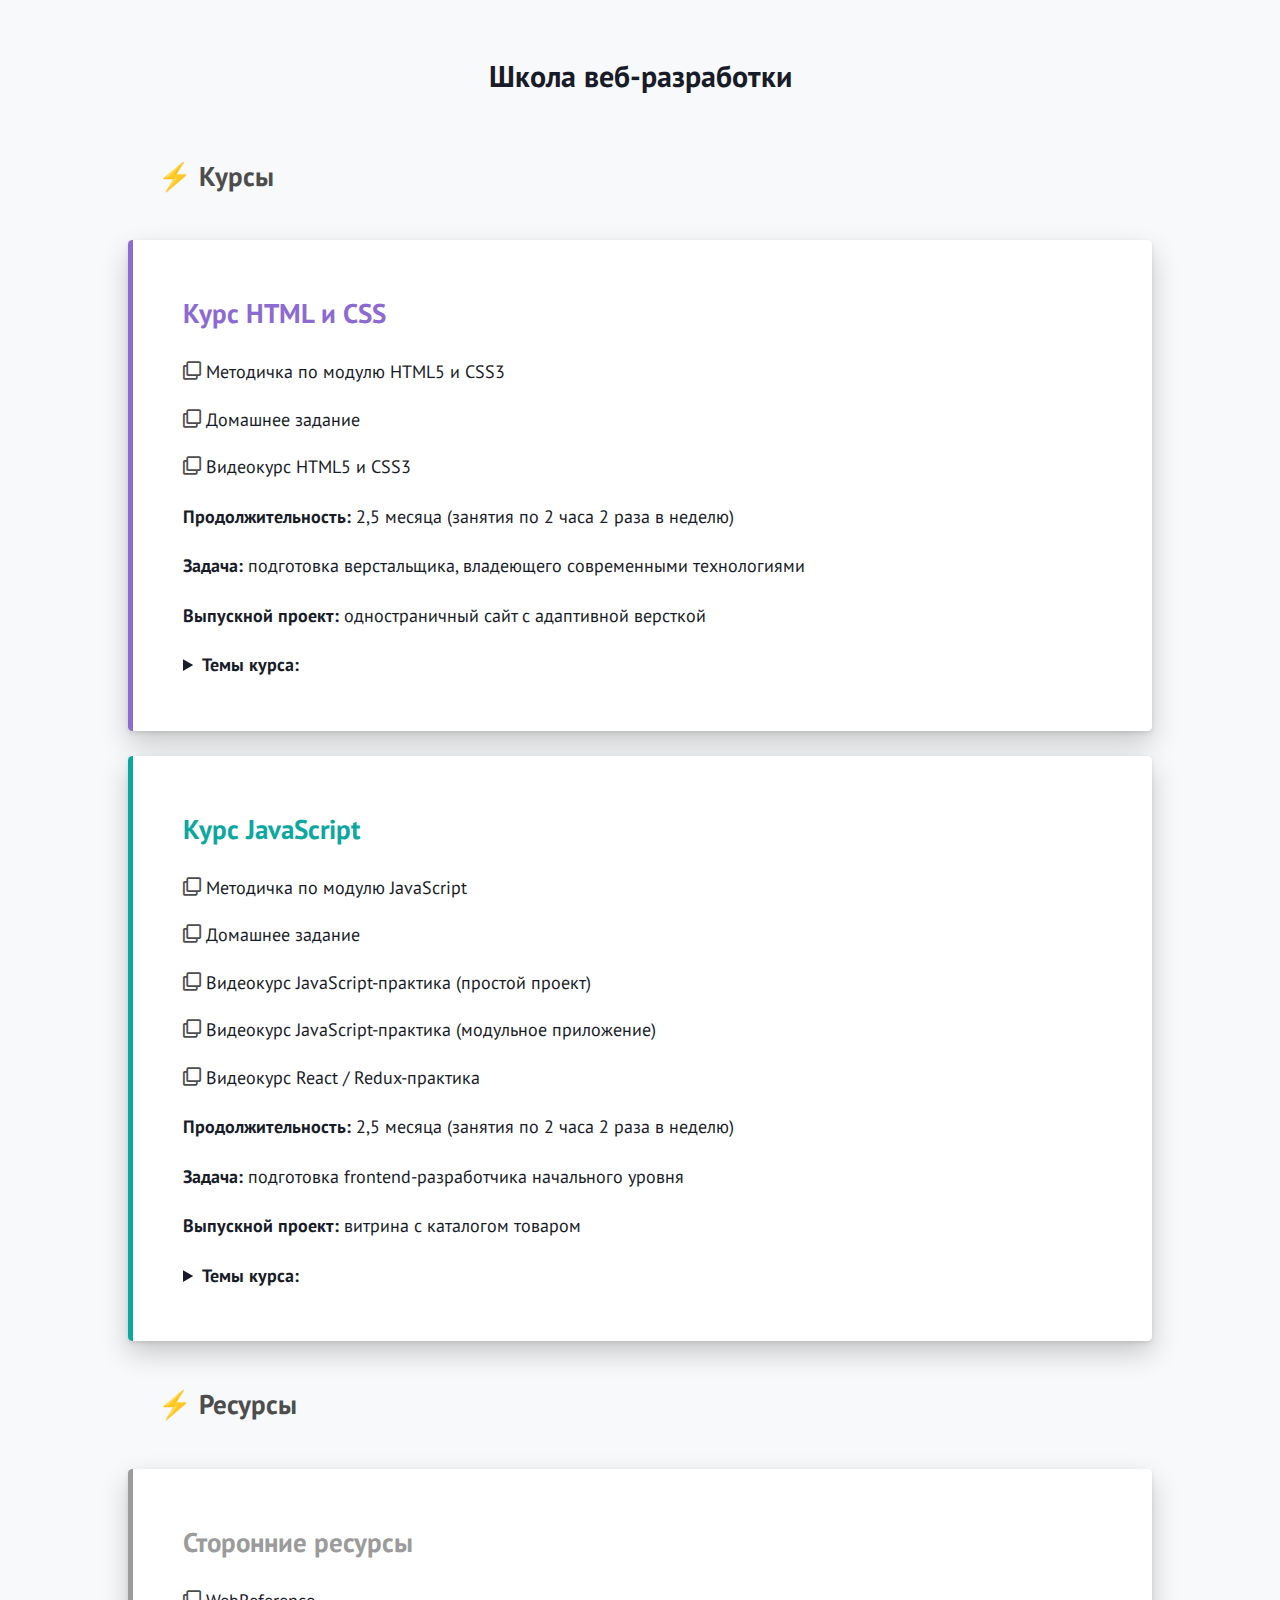
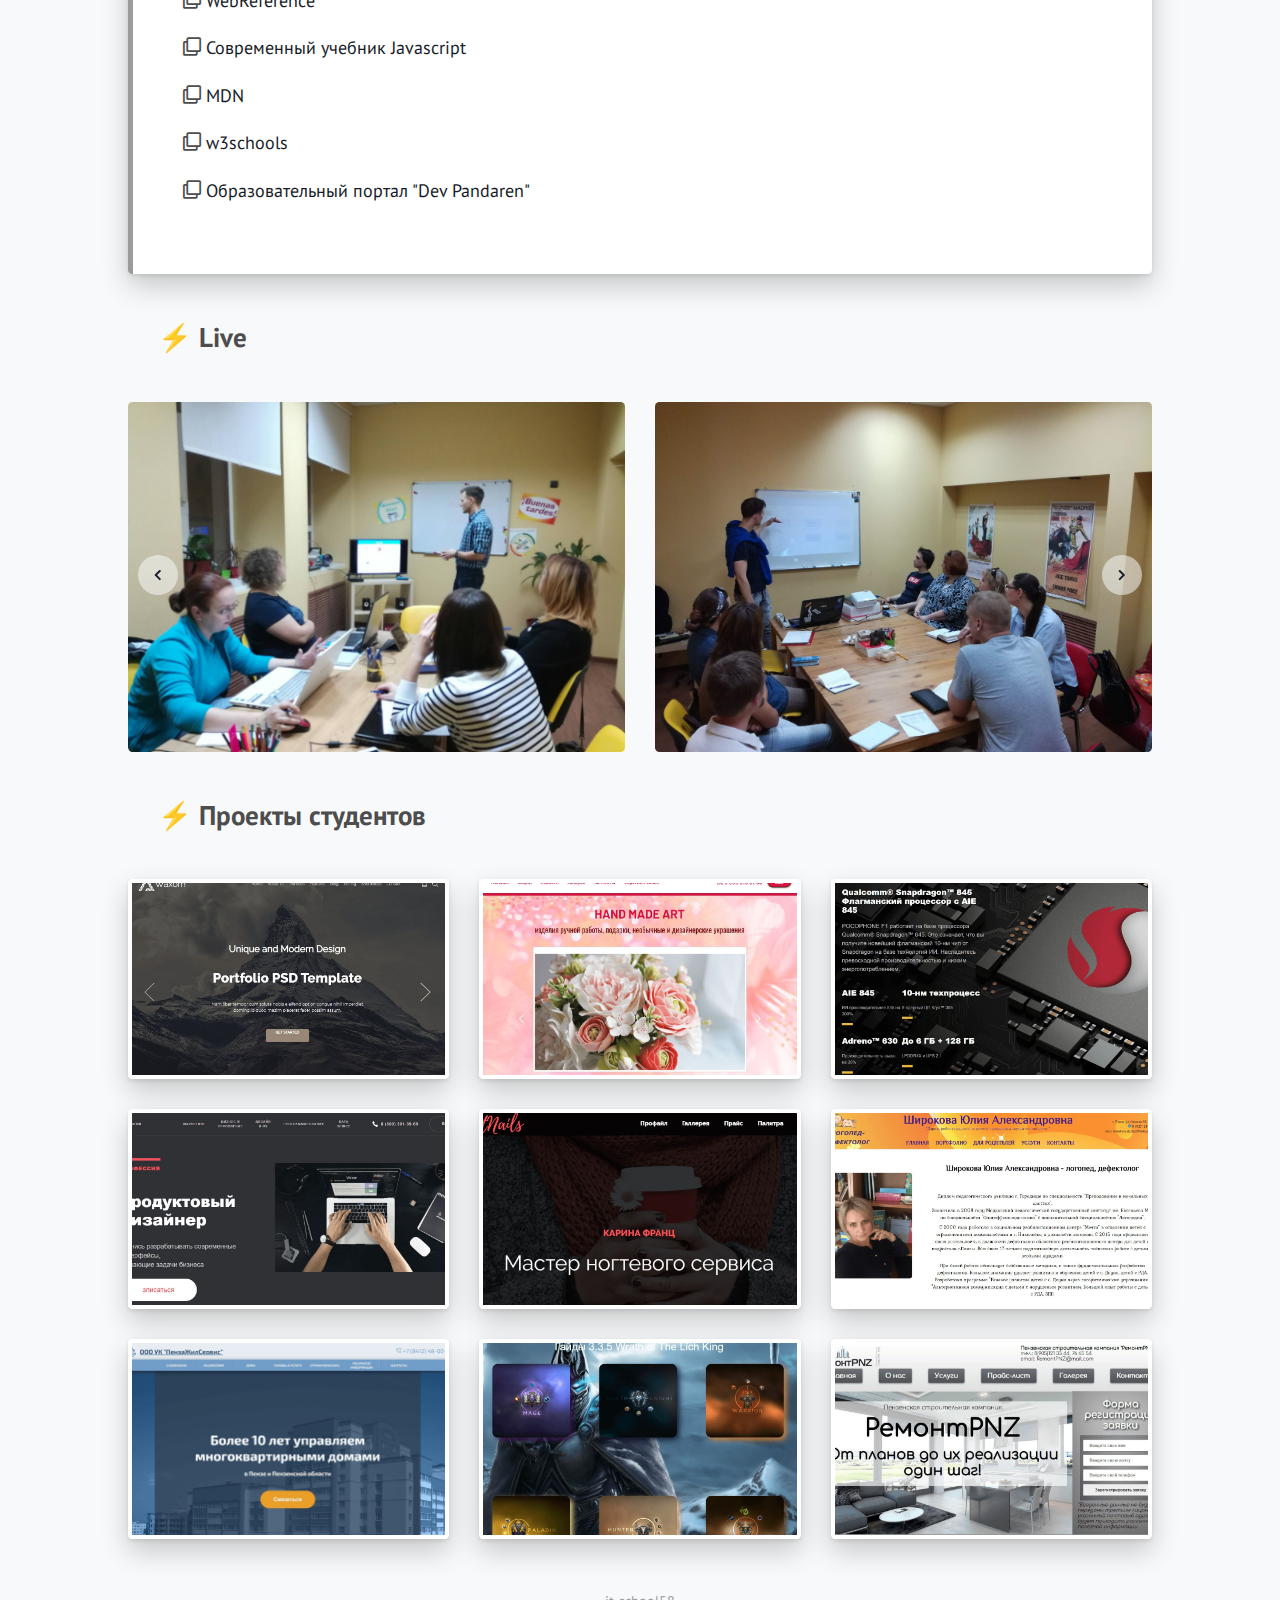
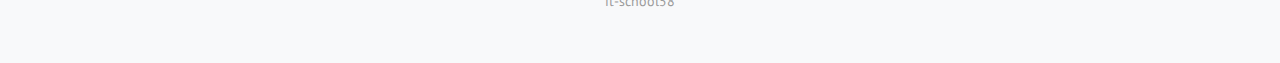
<file: index.html>
<!DOCTYPE html>
<html lang="ru">
<head>
	<meta charset="UTF-8">
	<title>Школа веб-разработки</title>
	<meta name="viewport" content="width=device-width, initial-scale=1">
	<link rel="icon" type="image/png" href="img/favicon/favicon.png">
	<link rel="stylesheet" href="libs/swiper/swiper-bundle.min.css">
	<link rel="stylesheet" href="css/index.css">
</head>
<body>
	<div id="app">
		<header class="header">
			<h1 class="title">Школа веб-разработки</h1>
		</header>
		<main>
			<section class="section">
				<h2 class="section__title">⚡️ Курсы</h2>
				<div class="section__marked-box marked-box" v-bind:class="course.className" v-for="course in courses">
					<h3 class="marked-box__title" v-html="course.title"></h3>
					<ul class="links">
						<li class="links__item" v-for="item in course.links">
							<a class="links__link icon-clone" :href="item.link" v-html="item.name" target="_blank"></a>
						</li>
					</ul>
					<div>
						<p><b>Продолжительность: </b><span v-html="course.duration"></span></p>
						<p><b>Задача: </b><span v-html="course.task"></span></p>
						<p><b>Выпускной проект: </b><span v-html="course.project"></span></p>
					</div>
					<details class="details">
						<summary class="details__summary">Темы курса:</summary>
						<div class="details__content">
							<div v-for="theme in course.themes" v-html="theme"></div>
						</div>
					</details>
				</div>
			</section>
			<section class="section">
				<h2 class="section__title">⚡️ Ресурсы</h2>
				<div class="section__marked-box marked-box">
					<h3 class="marked-box__title" v-html="resourses.title"></h3>
					<ul class="links">
						<li class="links__item" v-for="item in resourses.links">
							<a class="links__link icon-clone" :href="item.link" v-html="item.name" target="_blank"></a>
						</li>
					</ul>
				</div>
			</section>
			<section class="section">
				<h2 class="section__title">⚡️ Live</h2>
				<div class="swiper-container slider">
					<div class="swiper-wrapper">
						<div class="swiper-slide" v-for="photoUrl in photos">
							<img class="slider__image swiper-lazy" :data-src="photoUrl">
							<div class="swiper-lazy-preloader swiper-lazy-preloader-black"></div>
						</div>
					</div>
					<button class="swiper-button-prev"></button>
					<button class="swiper-button-next"></button>
				</div>
			</section>
			<section class="section">
				<h2 class="section__title">⚡️ Проекты студентов</h2>
				<div class="projects">
					<a v-for="project in projects" :href="project.link" target="_blank">
						<img class="projects__image" :src="project.img">
					</a>
				</div>
			</section>
		</main>
		<footer class="footer">it-school58</footer>
	</div>

	<script src="libs/vue/vue.min.js"></script>
	<script src="libs/swiper/swiper-bundle.min.js"></script>
	<script src="js/common.js"></script>
</body>
</html>
</file>
<file: css/index.css>
@font-face {
    font-family: "PT Sans";
    src: local('☺'),
         url("../fonts/PT-Sans/PT-Sans-Regular.woff") format('woff'),
         url("../fonts/PT-Sans/PT-Sans-Regular.ttf") format('truetype');
    font-weight: normal;
}

@font-face {
    font-family: "PT Sans";
    src: local('☺'),
         url("../fonts/PT-Sans/PT-Sans-Bold.woff") format('woff'),
         url("../fonts/PT-Sans/PT-Sans-Bold.ttf") format('truetype');
    font-weight: 700;
}

@font-face {
    font-family: "Icons";
    src: url("../fonts/Icons/icons.woff") format('woff'),
         url("../fonts/Icons/icons.ttf") format('truetype');
}

:root {
    --color-white: #fff;
    --color-light: #f8f9fa;
    --color-dark: #181c28;
    --color-darkgrey: rgb(77, 77, 77);
    --color-grey: #9b9b9b;

    --color-html: #8c6ad2;
    --color-js: #0ca8a0;

    --box-shadow: 0 12px 28px 0 rgba(0, 0, 0, 0.2),
        0 2px 4px 0 rgba(0, 0, 0, 0.1),
        inset 0 0 0 1px rgba(255, 255, 255, 0.5);
}

*, :after, :before {
    box-sizing: border-box; 
}

html {
    font-size: 10px;
}

body {
    margin: 0;
    padding: 0;
    font-size: 1.8rem;
    font-family: "PT Sans", sans-serif;
    line-height: 1.75;
    background-color: var(--color-light);
    color: var(--color-dark);
}

.icon-clone::before {
    font-family: "Icons";
    content: "\e900";
}

.title {
    text-align: center;
    font-size: 3rem;
    margin: 5rem 0;
}

.section {
    width: 80%;
    max-width: 120rem;
    margin: 0 auto;
}

.section__title {
    margin: 4rem 3rem;
    color: var(--color-darkgrey);
}

.section__marked-box:not(:last-child) {
    margin-bottom: 2.5rem;
}

@media screen and (max-width: 900px) {
    .section {
        width: 90%;
        font-size: 1.6rem;
    }
}

.marked-box {
    padding: 5rem;
    border-radius: .25em;
    background-color: var(--color-white);
	box-shadow: var(--box-shadow);
    border-left: .5rem solid var(--color-grey);
}

.marked-box._html {
    border-left-color: var(--color-html);
}

.marked-box._html .marked-box__title,
.marked-box._html .links__link:hover {
    color: var(--color-html);
}

.marked-box._js {
    border-left-color: var(--color-js);
}

.marked-box._js .marked-box__title,
.marked-box._js .links__link:hover {
    color: var(--color-js);
}

.marked-box__title {
    font-size: 2.7rem;
    text-align: left;
    margin: 0;
    color: var(--color-grey);
}

@media screen and (max-width: 900px) {
    .marked-box {
        padding: 2.5rem;
    }

    .marked-box__title {
        font-size: 2.2rem;
    }
}

.links {
    list-style: none;
    padding: 0;
}

.links__item {
    display: flex;
    align-items: center;
    margin-bottom: 1.5rem;
}

.links__link {
    text-decoration: none;
    color: inherit;
    font-family: inherit;
    font-weight: normal;
    transition: color 0.3s;
}

.links__link:hover {
    color: var(--color-grey);
}

.links__link::before {
    margin-right: .5rem;
    color: var(--color-darkgrey);
}

.details__summary {
    cursor: pointer;
    font-weight: 700;
}

.details__content {
    padding-top: 2rem;
}

.slider {
    height: 35rem;
}

.slider__image {
    display: block;
    width: 100%;
    height: 100%;
    object-fit: cover;
    border-radius: .25em;
}

.swiper-button-prev,
.swiper-button-next {
    width: 40px;
    height: 40px;
    border-radius: 50%;
    border: none;
    background-color: #f8f9fa88;
}

.swiper-button-prev::after,
.swiper-button-next::after {
    font-family: "Icons";
    font-size: 1.2rem;
    color: #181c28;
}

.swiper-button-prev::after {
    content: '\e901';
}

.swiper-button-next::after {
    content: '\e902';
}

@media screen and (max-width: 900px) {
    .swiper-button-prev,
    .swiper-button-next {
        width: 30px;
        height: 30px;
    }

    .swiper-button-prev::after,
    .swiper-button-next::after {
        font-size: 1rem;
    }
}

.projects {
    display: grid;
    grid-template-columns: repeat(3, 1fr);
    gap: 30px;
}

.projects__image {
    width: 100%;
    height: 20rem;
    object-fit: cover;
    display: block;
    border-radius: .25em;
    box-shadow: var(--box-shadow);
    border: .4rem solid var(--color-white);
}

@media screen and (max-width: 900px) {
    .projects {
        grid-template-columns: repeat(2, 1fr);
    }
}

@media screen and (max-width: 500px) {
    .projects {
        grid-template-columns: 1fr;
    }
}

.footer {
    margin: 5rem 2rem;
    text-align: center;
    color: var(--color-grey);
    font-size: 1.4rem;
}
</file>
